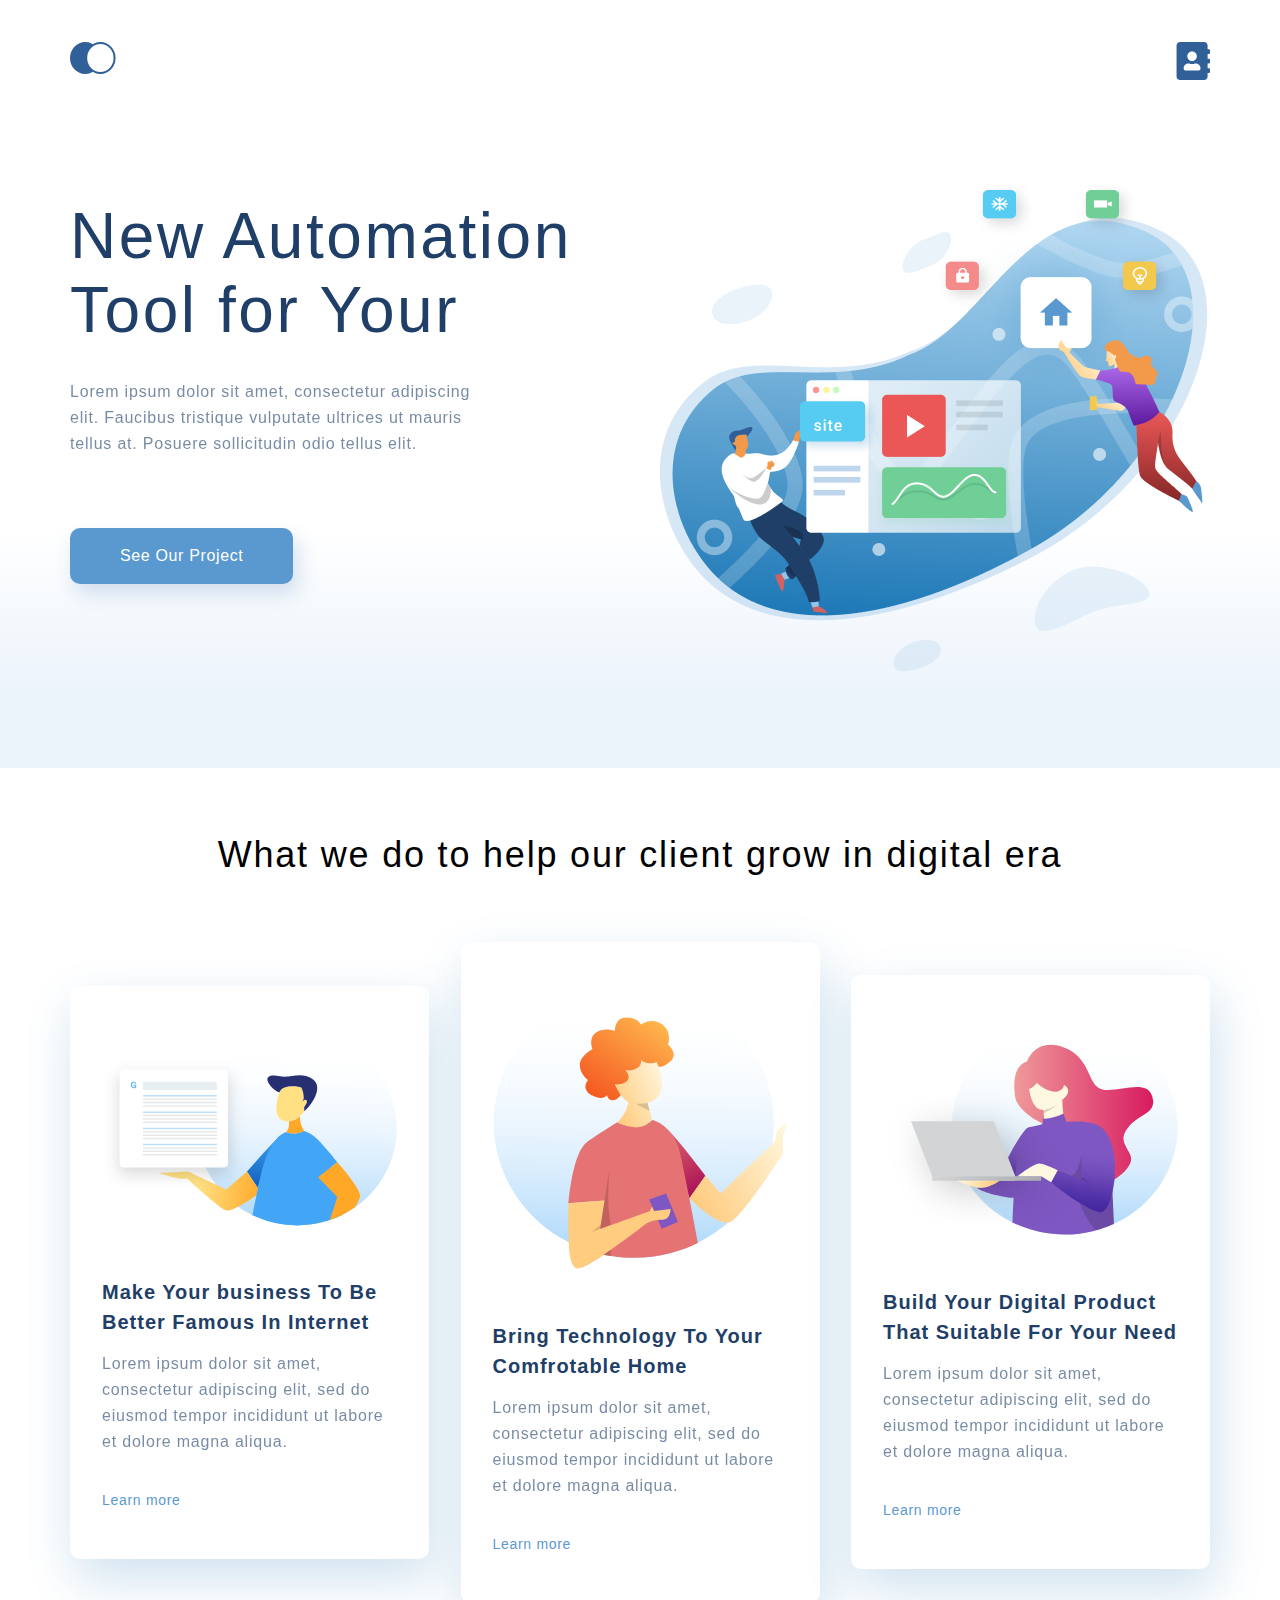
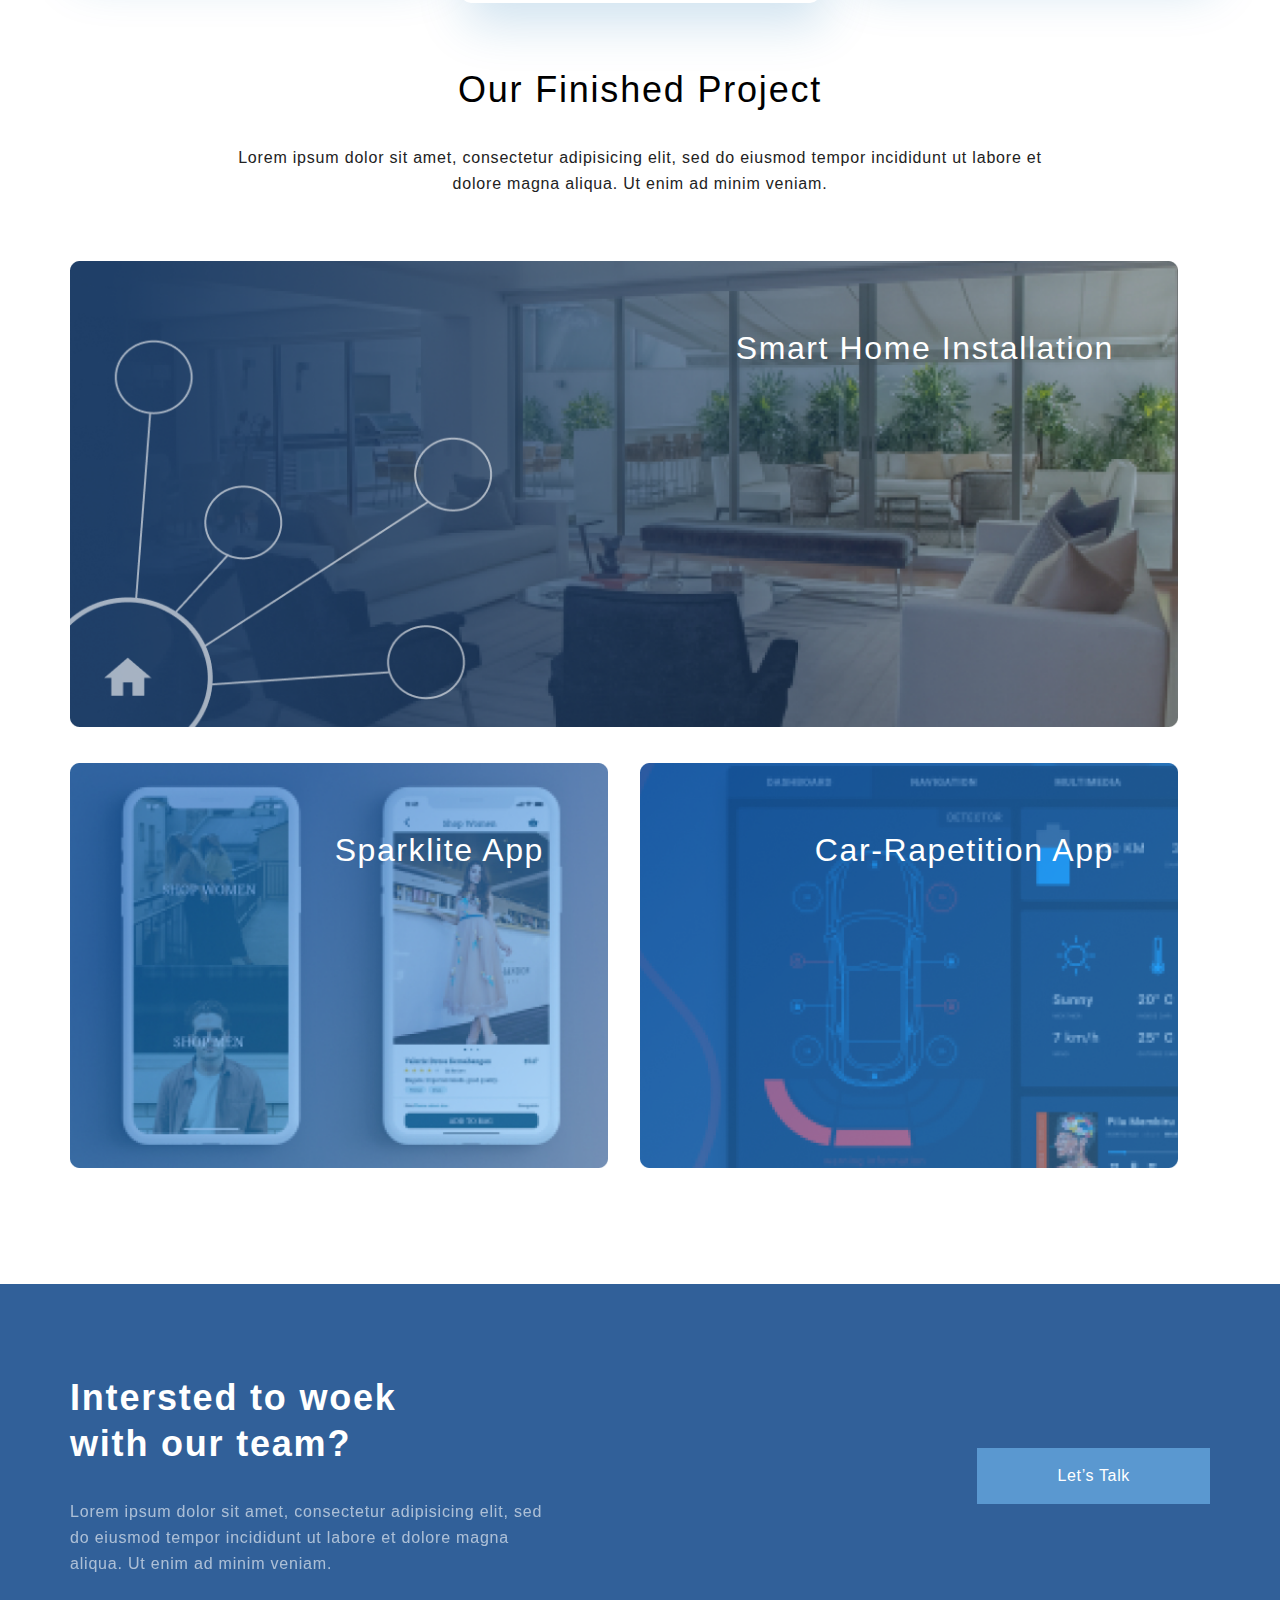
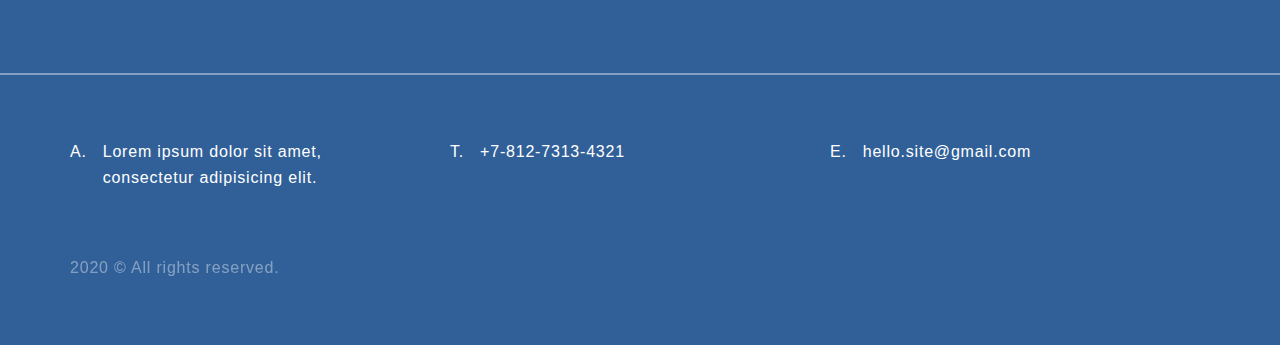
<file: index.html>
<!DOCTYPE html>
<html lang="en">
  <head>
    <meta charset="UTF-8" />
    <meta name="viewport" content="width=device-width, initial-scale=1.0" />
    <title>Document</title>
    <link rel="stylesheet" href="style.css" />
  </head>
  <body>
    <div class="header">
      <div class="container header_box">
        <ul class="header-nav">
          <li>
            <a href="index.html"><img src="img/logo.svg" alt="logo" /></a>
          </li>
          <li>
            <a href="contacts.html"
              ><img src="img/Vector.svg" alt="contacts"
            /></a>
          </li>
        </ul>
        <div class="header-text">
          <h1 class="top-heading">New Automation Tool for Your</h1>
          <p class="text__top-heading">
            Lorem ipsum dolor sit amet, consectetur adipiscing elit. Faucibus
            tristique vulputate ultrices ut mauris tellus at. Posuere
            sollicitudin odio tellus elit.
          </p>
          <button class="button__top">See Our Project</button>
        </div>
      </div>
    </div>
    <div class="help container">
      <h3 class="middle-heading">
        What we do to help our client grow in digital era
      </h3>
      <div class="help-cards">
        <div class="help-card">
          <img class="help-card__img" src="img/card-1.svg" alt="card-1" />
          <h4 class="text-heading">
            Make Your business To Be Better Famous In Internet
          </h4>
          <p class="text">
            Lorem ipsum dolor sit amet, consectetur adipiscing elit, sed do
            eiusmod tempor incididunt ut labore et dolore magna aliqua.
          </p>
          <a href="" class="help-card__link">Learn more</a>
        </div>
        <div class="help-card">
          <img class="help-card__img" src="img/card-2.svg" alt="card-1" />
          <h4 class="text-heading">
            Bring Technology To Your Comfrotable Home
          </h4>
          <p class="text">
            Lorem ipsum dolor sit amet, consectetur adipiscing elit, sed do
            eiusmod tempor incididunt ut labore et dolore magna aliqua.
          </p>
          <a href="" class="help-card__link">Learn more</a>
        </div>
        <div class="help-card">
          <img class="help-card__img" src="img/card-3.svg" alt="card-1" />
          <h4 class="text-heading">
            Build Your Digital Product That Suitable For Your Need
          </h4>
          <p class="text">
            Lorem ipsum dolor sit amet, consectetur adipiscing elit, sed do
            eiusmod tempor incididunt ut labore et dolore magna aliqua.
          </p>
          <a href="" class="help-card__link">Learn more</a>
        </div>
      </div>
    </div>
    <div class="project container">
      <h3 class="middle-heading">Our Finished Project</h3>
      <p class="project-text">
        Lorem ipsum dolor sit amet, consectetur adipisicing elit, sed do eiusmod
        tempor incididunt ut labore et dolore magna aliqua. Ut enim ad minim
        veniam.
      </p>
      <div class="project-item">
        <img
          class="project-item__img"
          src="img/project-1.png"
          alt="project_img"
        />
        <p class="project-item__text">Smart Home Installation</p>
      </div>
      <div class="project-parent">
        <div class="project-item">
          <img
            class="project-item__img"
            src="img/project-2.png"
            alt="project_img"
          />
          <p class="project-item__text">Sparklite App</p>
        </div>
        <div class="project-item">
          <img
            class="project-item__img"
            src="img/project-3.png"
            alt="project_img"
          />
          <p class="project-item__text">Car-Rapetition App</p>
        </div>
      </div>
    </div>
    <div class="footer">
      <div class="container">
        <div class="footer-top">
          <div class="footer-text">
            <h3 class="footer-heading">Intersted to woek with our team?</h3>
            <p class="footer-top__text">
              Lorem ipsum dolor sit amet, consectetur adipisicing elit, sed do
              eiusmod tempor incididunt ut labore et dolore magna aliqua. Ut
              enim ad minim veniam.
            </p>
          </div>
          <button class="footer-button">Let’s Talk</button>
        </div>
      </div>
      <div class="line"></div>
      <div class="container">
        <div class="footer-bottom">
          <ul class="footer-info">
            <li class="footer-list">
              Lorem ipsum dolor sit amet, consectetur adipisicing elit.
            </li>
            <li class="footer-list">+7-812-7313-4321</li>
            <li class="footer-list">hello.site@gmail.com</li>
          </ul>
          <div class="footer-bottom__text">
            <p class="text-bottom">2020 © All rights reserved.</p>
          </div>
        </div>
      </div>
    </div>
  </body>
</html>
</file>
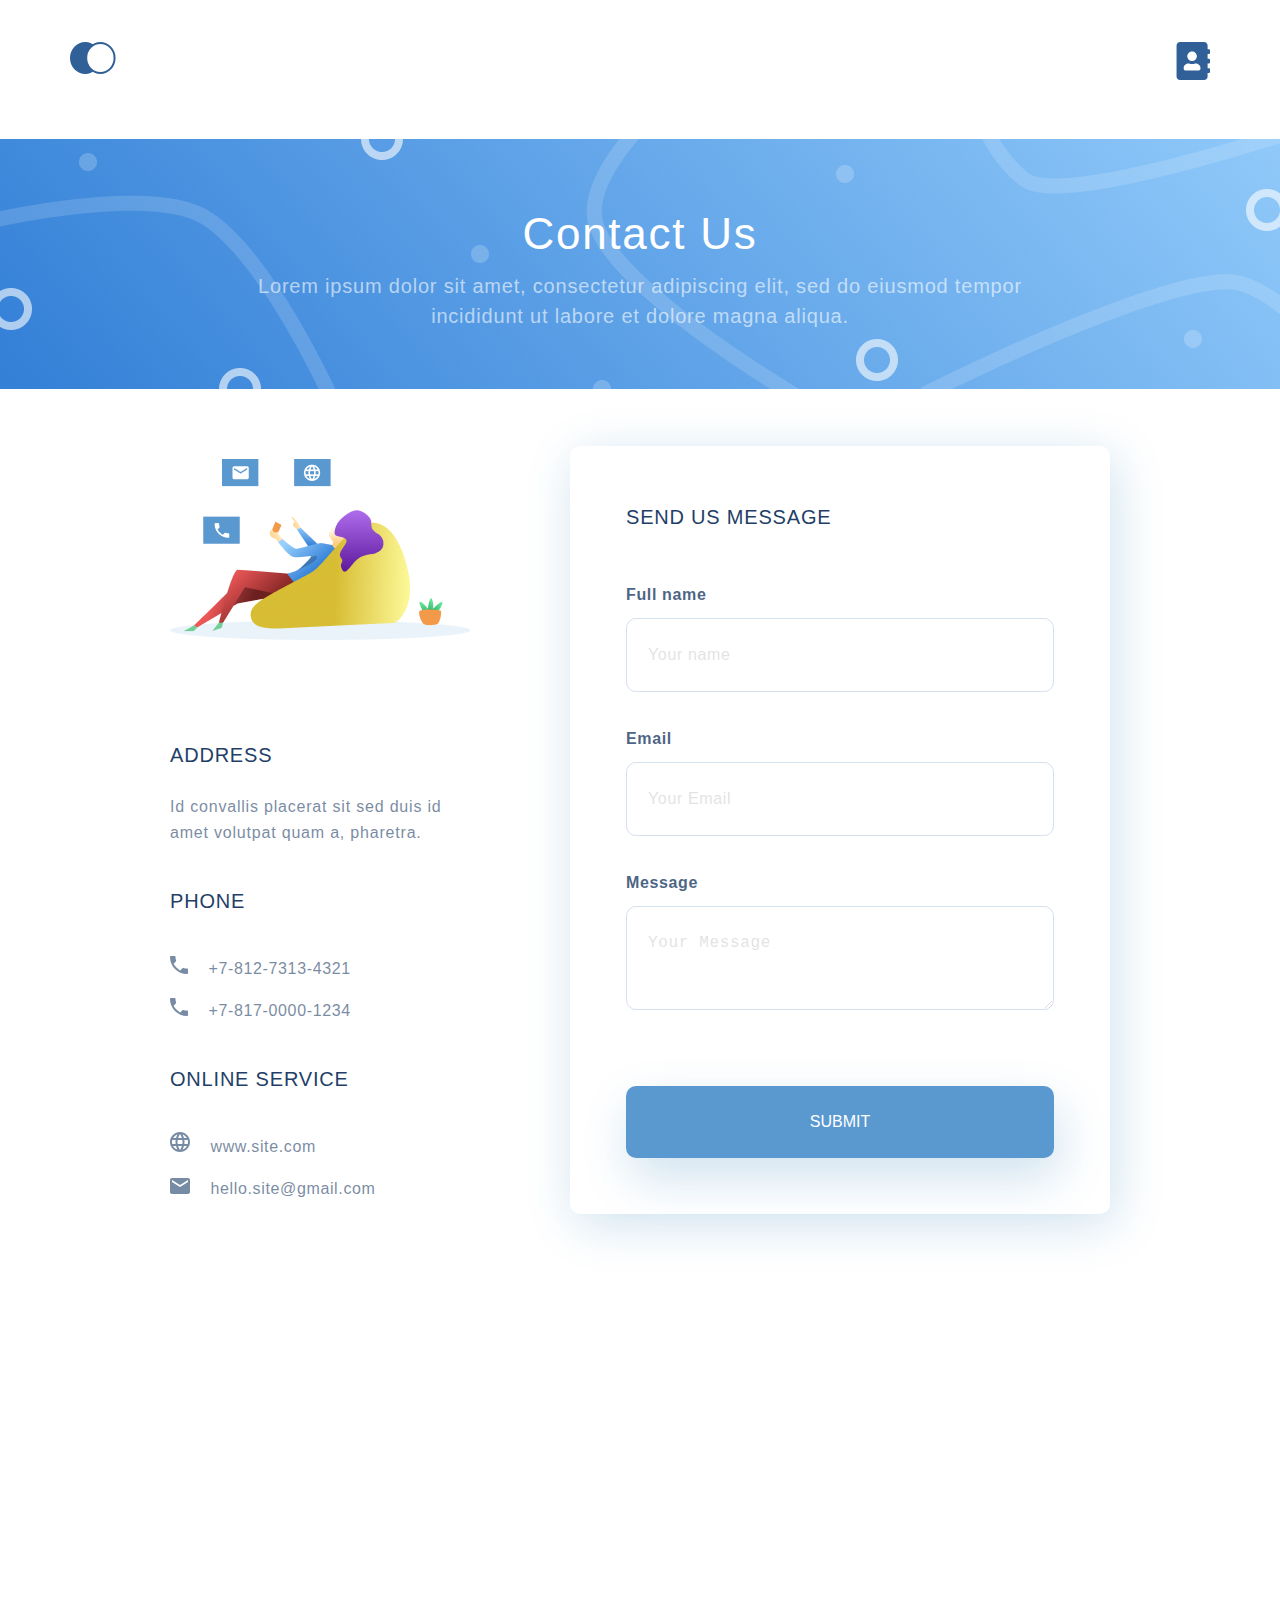
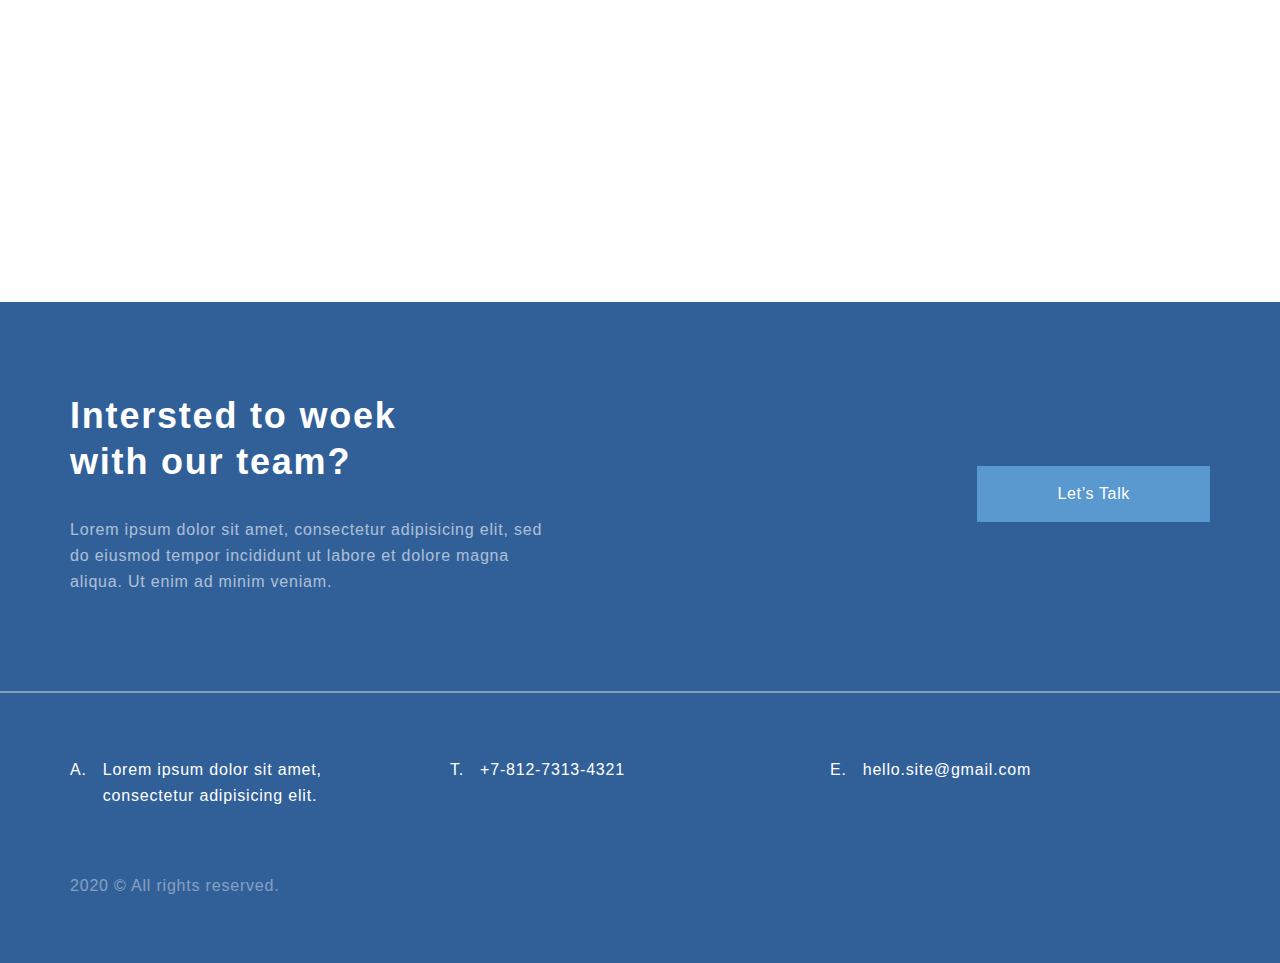
<file: contacts.html>
<!DOCTYPE html>
<html lang="en">
  <head>
    <meta charset="UTF-8" />
    <meta name="viewport" content="width=device-width, initial-scale=1.0" />
    <title>Document</title>
    <link rel="stylesheet" href="style.css" />
  </head>
  <body>
    <div class="header-top">
      <ul class="header-nav container">
        <li>
          <a href="index.html"><img src="img/logo.svg" alt="logo" /></a>
        </li>
        <li>
          <a href="contacts.html"
            ><img src="img/Vector.svg" alt="contacts"
          /></a>
        </li>
      </ul>
    </div>
    <div class="contact">
      <h2 class="contact-heading">Contact Us</h2>
      <p class="contact-text">
        Lorem ipsum dolor sit amet, consectetur adipiscing elit, sed do eiusmod
        tempor incididunt ut labore et dolore magna aliqua.
      </p>
    </div>
    <div class="wrapper">
      <div class="contacts">
        <div class="contacts-text">
          <img
            class="contact-img"
            src="img/contact-img.png"
            alt="contact-img"
          />
          <h4 class="contacts-heading contacts-heading__text">Address</h4>
          <p class="text">
            Id convallis placerat sit sed duis id amet volutpat quam a,
            pharetra.
          </p>
          <h4 class="contacts-heading contacts-heading__text">Phone</h4>
          <ul>
            <li>
              <img class="span-img" src="img/Vector-tel.svg" alt="Vector-tel" />
              <span class="span-text">+7-812-7313-4321</span>
            </li>
            <li>
              <img class="span-img" src="img/Vector-tel.svg" alt="Vector-tel" />
              <span class="span-text">+7-817-0000-1234</span>
            </li>
          </ul>
          <h4 class="contacts-heading contacts-heading__text">
            Online Service
          </h4>
          <ul>
            <li>
              <img
                class="span-img"
                src="img/Vector-site.svg"
                alt="Vector-site"
              />
              <a class="span-text" href="index.html">www.site.com</a>
            </li>
            <li>
              <img
                class="span-img"
                src="img/Vector-mail.svg"
                alt="Vector-mail"
              />
              <a class="span-text" href="mail@mail.ru">hello.site@gmail.com</a>
            </li>
          </ul>
        </div>
        <div class="contacts-form">
          <h4 class="contacts-heading contacts-heading__form">
            Send us message
          </h4>
          <h5 class="contacts-form__text">Full name</h5>
          <input class="input-form" type="text" placeholder="Your name" />
          <h5 class="contacts-form__text">Email</h5>
          <input class="input-form" type="email" placeholder="Your Email" />
          <h5 class="contacts-form__text">Message</h5>
          <textarea class="input-form" placeholder="Your Message"></textarea>
          <button class="message-form">submit</button>
        </div>
      </div>
    </div>
    <iframe
      class="map"
      src="https://yandex.ru/map-widget/v1/?um=constructor%3A213cb2d2a9ef06aa99398e9c0eaa5c11b045c319718a3b65c1cbeb9d6561a997&amp;source=constructor"
    ></iframe>
    <div class="footer">
      <div class="container">
        <div class="footer-top">
          <div class="footer-text">
            <h3 class="footer-heading">Intersted to woek with our team?</h3>
            <p class="footer-top__text">
              Lorem ipsum dolor sit amet, consectetur adipisicing elit, sed do
              eiusmod tempor incididunt ut labore et dolore magna aliqua. Ut
              enim ad minim veniam.
            </p>
          </div>
          <button class="footer-button">Let’s Talk</button>
        </div>
      </div>
      <div class="line"></div>
      <div class="container">
        <div class="footer-bottom">
          <ul class="footer-info">
            <li class="footer-list">
              Lorem ipsum dolor sit amet, consectetur adipisicing elit.
            </li>
            <li class="footer-list">+7-812-7313-4321</li>
            <li class="footer-list">hello.site@gmail.com</li>
          </ul>
          <div class="footer-bottom__text">
            <p class="text-bottom">2020 © All rights reserved.</p>
          </div>
        </div>
      </div>
    </div>
  </body>
</html>
</file>
<file: style.css>
* {
  margin: 0;
  padding: 0;
  box-sizing: border-box;
}

body {
  font-family: sans-serif;
}

ul {
  list-style-type: none;
}

.container {
  margin: 0 auto;
  max-width: 1140px;
}

.header {
  background: linear-gradient(
    0deg,
    #ebf3fb 8.84%,
    rgba(152, 195, 232, 0) 31.12%
  );
}

.header_box {
  min-height: 768px;
  display: flex;
  flex-direction: column;
}

.header-nav {
  padding-top: 42px;
  display: flex;
  justify-content: space-between;
  list-style-type: none;
}

.button__top {
  background: #5a98d0;
  box-shadow: 5px 10px 20px rgba(53, 110, 173, 0.2);
  border: none;
  border-radius: 10px;
  font-size: 16px;
  line-height: 26px;
  text-align: center;
  letter-spacing: 0.04em;
  color: #ffffff;
  padding: 15px 50px;
  margin-top: 71px;
}

.header-text {
  padding-top: 115px;
  background-image: url(img/illustration.png);
  background-repeat: no-repeat;
  background-position: right center;
  flex-grow: 1;
}

.help {
  padding-top: 64px;
  padding-bottom: 64px;
}

.help-cards {
  display: flex;
  justify-content: space-between;
  padding-top: 64px;
}

.help-card {
  width: 359px;
  display: flex;
  flex-direction: column;
  align-self: center;
  padding: 44px 32px;
  background: #ffffff;
  box-shadow: 5px 20px 50px rgba(16, 112, 177, 0.2);
  border-radius: 10px;
}

.help-card__img {
  margin-bottom: 51px;
}

.help-card__link {
  text-decoration: none;
  font-size: 14px;
  line-height: 30px;
  letter-spacing: 0.05em;
  color: #5a98d0;
  margin-top: 30px;
}

.project-text {
  width: 75%;
  font-size: 16px;
  line-height: 26px;
  text-align: center;
  letter-spacing: 0.05em;
  color: #222222;
  margin: 32px auto 64px;
  align-items: center;
  opacity: 1;
}

.project-parent {
  position: relative;
  display: flex;
  justify-content: space-between;
  margin-top: 32px;
}

.project-parent__text {
  position: absolute;
  font-size: 28px;
  line-height: 46px;
  letter-spacing: 0.05em;
  color: #ffffff;
  left: 32px;
  top: 32px;
}

.project-item {
  position: relative;
  flex-grow: 1;
  margin-right: 32px;
}

.project-item__text {
  position: absolute;
  top: 64px;
  right: 64px;
  font-size: 32px;
  line-height: 46px;
  text-align: right;
  letter-spacing: 0.05em;
  color: #ffffff;
}

.project-item__img {
  width: 100%;
}

.wrapper {
  max-width: 940px;
  margin: 0 auto;
  align-items: center;
}

.wrapper-map {
  width: 940px;
  height: 480px;
  margin: 0 auto;
}

.contacts {
  display: flex;
  justify-content: space-between;
  align-items: center;
  margin-bottom: 96px;
}

.contacts-text {
  width: 301px;
}

.contacts-form {
  width: 540px;
  padding: 56px;
  background: #ffffff;
  box-shadow: 5px 10px 50px rgba(16, 112, 177, 0.2);
  border-radius: 10px;
}

.contacts-form__text {
  margin-top: 32px;
  margin-bottom: 8px;
  font-size: 16px;
  line-height: 30px;
  letter-spacing: 0.04em;
  color: #1f3f68;
  opacity: 0.8;
}

.contacts-heading {
  text-transform: uppercase;
  font-weight: 500;
  font-size: 20px;
  line-height: 30px;
  letter-spacing: 0.04em;
  color: #1f3f68;
}

.contacts-heading__form {
  margin-bottom: 48px;
}

.contacts-heading__text {
  margin-top: 40px;
  margin-bottom: 24px;
}

.span-img {
  opacity: 0.6;
  margin-right: 16px;
}

.span-text {
  display: inline-block;
  margin-top: 16px;
  font-weight: 300;
  font-size: 16px;
  line-height: 26px;
  letter-spacing: 0.04em;
  color: #1f3f68;
  opacity: 0.6;
  text-decoration: none;
}

.text {
  font-size: 16px;
  line-height: 26px;
  color: #1f3f68;
  font-size: 16px;
  letter-spacing: 0.05em;
  opacity: 0.6;
}

.text-heading {
  font-size: 20px;
  line-height: 30px;
  letter-spacing: 0.05em;
  color: #1f3f68;
  margin-bottom: 14px;
}

.top-heading {
  width: 510px;
  font-size: 64px;
  color: #1f3f68;
  font-weight: 300;
  line-height: 74px;
  letter-spacing: 0.04em;
}

.text__top-heading {
  margin-top: 32px;
  font-size: 16px;
  line-height: 26px;
  letter-spacing: 0.05em;
  color: #1f3f68;
  width: 425px;
  opacity: 0.6;
}

.header-top {
  margin-bottom: 55px;
}

.contact {
  min-height: 250px;
  background-image: url(img/contact-bg.png);
  background-repeat: no-repeat;
  background-size: cover;
  display: flex;
  flex-direction: column;
  align-items: center;
  justify-content: center;
  margin-bottom: 57px;
}

.contact-img {
  margin-bottom: 56px;
}

.contact-heading {
  font-weight: 500;
  font-size: 44px;
  line-height: 74px;
  text-align: center;
  letter-spacing: 0.04em;
  color: #ffffff;
}

.contact-text {
  display: inline-block;
  width: 60%;
  font-size: 20px;
  line-height: 30px;
  text-align: center;
  letter-spacing: 0.04em;
  color: rgba(255, 255, 255, 0.6);
}

.middle-heading {
  display: block;
  font-size: 36px;
  text-align: left;
  text-align: center;
  font-weight: 300;
  line-height: 46px;
  letter-spacing: 0.05em;
  color: #000000;
}

.input-form {
  width: 100%;
  padding: 21px;
  border: 1px solid #356ead;
  box-sizing: border-box;
  border-radius: 10px;
  opacity: 0.4;
  font-weight: 300;
  font-size: 16px;
  line-height: 30px;
  letter-spacing: 0.04em;
  color: #1f3f68;
  opacity: 0.2;
}

.message-form {
  margin-top: 72px;
  width: 100%;
  padding: 23px;
  border: none;
  background: #5a98d0;
  box-shadow: 5px 20px 50px rgba(16, 112, 177, 0.2);
  border-radius: 10px;
  font-weight: 500;
  font-size: 16px;
  line-height: 26px;
  text-align: center;
  color: #ffffff;
  text-transform: uppercase;
}

.map {
  border: none;
  display: block;
  margin: 0 auto;
  width: 100%;
  max-width: 940px;
  min-height: 480px;
}

.line {
  opacity: 0.4;
  border: 1px solid #ffffff;
}

.project {
  text-align: center;
}

.footer {
  background: #316099;
  margin-top: 112px;
  padding-top: 91px;
  padding-bottom: 64px;
}

.footer-text {
  width: 495px;
}

.footer-heading {
  display: inline-block;
  max-width: 340px;
  font-size: 36px;
  line-height: 46px;
  letter-spacing: 0.05em;
  color: #ffffff;
  margin-bottom: 32px;
}

.footer-top__text {
  font-size: 16px;
  line-height: 26px;
  letter-spacing: 0.05em;
  color: #ffffff;
  opacity: 0.6;
}

.footer-top {
  display: flex;
  justify-content: space-between;
  align-items: center;
  padding-bottom: 96px;
}

.footer-button {
  display: inline-block;
  padding: 15px 80px;
  border: none;
  font-size: 16px;
  line-height: 26px;
  text-align: center;
  letter-spacing: 0.04em;
  color: #ffffff;
  background: #5a98d0;
}

.footer-info {
  display: flex;
  justify-content: space-between;
  margin-top: 64px;
}

.footer-list {
  font-size: 16px;
  line-height: 26px;
  letter-spacing: 0.05em;
  color: #ffffff;
  text-decoration: none;
  display: flex;
  flex-basis: 33%;
  flex-grow: 1;
  list-style-type: none;
  margin-right: 32px;
}

.footer-list:nth-child(1)::before {
  content: "A.";
  display: block;
  margin-right: 16px;
}

.footer-list:nth-child(2)::before {
  content: "T.";
  display: block;
  margin-right: 16px;
}

.footer-list:nth-child(3)::before {
  content: "E.";
  display: block;
  margin-right: 16px;
}

.footer-bottom__text {
  margin-top: 64px;
}

.text-bottom {
  font-size: 16px;
  line-height: 26px;
  letter-spacing: 0.05em;
  color: #ffffff;
  opacity: 0.4;
}

@media (max-width: 1024px) {
  .container {
    padding-left: 32px;
    padding-right: 32px;
  }

  .help {
    padding-bottom: 127px;
  }

  .header-text {
    background-size: 50%;
    background-position: right 290px;
  }

  .map {
    max-width: none;
  }

  .contacts {
    flex-direction: column;
  }

  .contacts-text {
    margin-bottom: 64px;
  }

  .help-cards {
    flex-direction: column;
    align-items: center;
  }

  .help-card {
    margin-bottom: 32px;
  }

  .footer {
    padding-top: 47px;
  }

  .footer-top {
    padding-left: 92px;
    padding-right: 92px;
    padding-bottom: 64px;
  }

  .footer-text {
    width: 336px;
  }

  .footer-button {
    padding: 4px 30px;
  }

  .footer-bottom {
    padding-left: 92px;
    padding-right: 92px;
  }

  .footer-info {
    flex-direction: column;
  }

  .footer-list {
    margin-top: 25px;
  }
}

@media (max-width: 667px) {
  .container {
    padding-left: 16px;
    padding-right: 16px;
  }
  .header {
    min-height: 376px;
    padding-bottom: 41px;
  }

  .header-nav {
    padding-top: 24px;
  }

  .header-text {
    display: flex;
    flex-direction: column;
    align-items: center;
    padding-top: 36px;
    background-image: none;
  }
  .top-heading {
    width: 100%;
    font-weight: 300;
    font-size: 32px;
    line-height: 37px;
    text-align: center;
    letter-spacing: 0.04em;
    margin-bottom: 12px;
  }

  .text__top-heading {
    width: 100%;
    text-align: center;
  }

  .button__top {
    font-size: 12px;
    line-height: 26px;
    text-align: center;
    padding: 0px 10px;
    margin-top: 32px;
  }

  .middle-heading {
    font-weight: 300;
    font-size: 24px;
    line-height: 28px;
    text-align: center;
  }

  .help {
    padding-top: 48px;
    padding-bottom: 64px;
  }

  .help-cards {
    padding-top: 32px;
  }

  .project-text {
    margin-bottom: 82px;
    width: 100%;
  }

  .project-parent {
    flex-direction: column;
    margin-top: 0;
  }

  .project-item {
    margin-right: 0;
    margin-top: 16px;
  }

  .project-item__text {
    font-size: 16px;
    line-height: 19px;
    top: 16px;
    right: 16px;
  }

  .contact-heading {
    font-size: 24px;
  }

  .contact-text {
    font-size: 16px;
  }

  .contacts-form {
    max-width: 342px;
    padding: 36px;
  }

  .contacts-heading__form {
    font-weight: 500;
    font-size: 16px;
    line-height: 30px;
    letter-spacing: 0.04em;
  }

  .contacts-form__text {
    font-size: 14px;
  }

  .input-form {
    padding: 13px;
    font-size: 14px;
  }

  .message-form {
    padding: 15px;
  }

  .map {
    min-height: 349px;
  }

  .footer {
    padding-top: 18px;
    padding-bottom: 32px;
  }

  .footer-text {
    text-align: center;
  }

  .footer-top {
    flex-direction: column;
    padding-left: 16px;
    padding-right: 16px;
    padding-bottom: 41px;
  }

  .footer-heading {
    max-width: 275px;
    font-size: 24px;
    line-height: 28px;
  }

  .footer-top__text {
    text-align: center;
  }

  .footer-button {
    margin-top: 40px;
  }

  .footer-info {
    margin-top: 0;
  }

  .footer-bottom {
    padding-left: 0;
    padding-right: 0;
  }

  .footer-bottom__text {
    margin-top: 37px;
  }

  .text-bottom {
    text-align: center;
  }

  .footer-list:nth-child(1)::before {
    content: "1. ";
    display: block;
    margin-right: 16px;
  }

  .footer-list:nth-child(2)::before {
    content: "2. ";
    display: block;
    margin-right: 16px;
  }

  .footer-list:nth-child(3)::before {
    content: "3. ";
    display: block;
    margin-right: 16px;
  }
}
</file>
